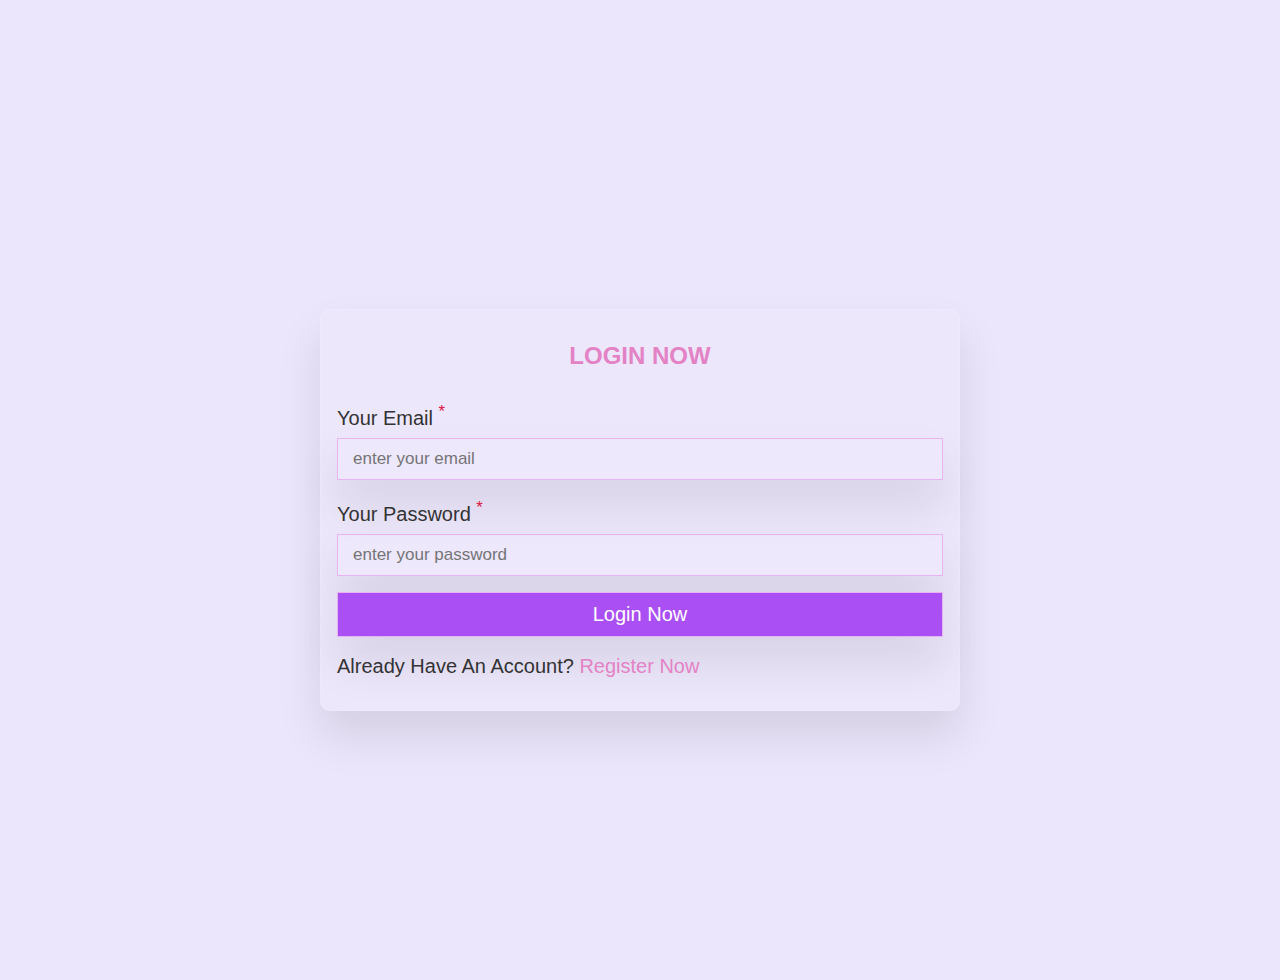
<file: index.html>
<!-- 09 end -->

<!DOCTYPE html>
<html lang="en">
<head>
    <meta charset="UTF-8">
    <meta name="viewport" content="width=device-width, initial-scale=1.0">
    <title>Register page</title>
    <link rel="stylesheet" href="style.css">
    <link rel="stylesheet" href="media.css">
</head>
<body>
    <div class="form-container">
        <form action="" method="post">
            <h3>Login now</h3>
            
            <div class="input-field">
                <p>Your email <sup>*</sup></p>
                <input type="email" name="email" placeholder="enter your email" required>
            </div>
            <div class="input-field">
                <p>Your password <sup>*</sup></p>
                <input type="password" name="password" placeholder="enter your password" required>
            </div>
            
            <input type="submit" name="submit" id="" value="Login Now" class="form-btn">
            <p>already have an account? <a href="register_form.html">Register now</a></p>
        </form>
    </div>
</body>
</html>
<!-- 08 end -->
</file>
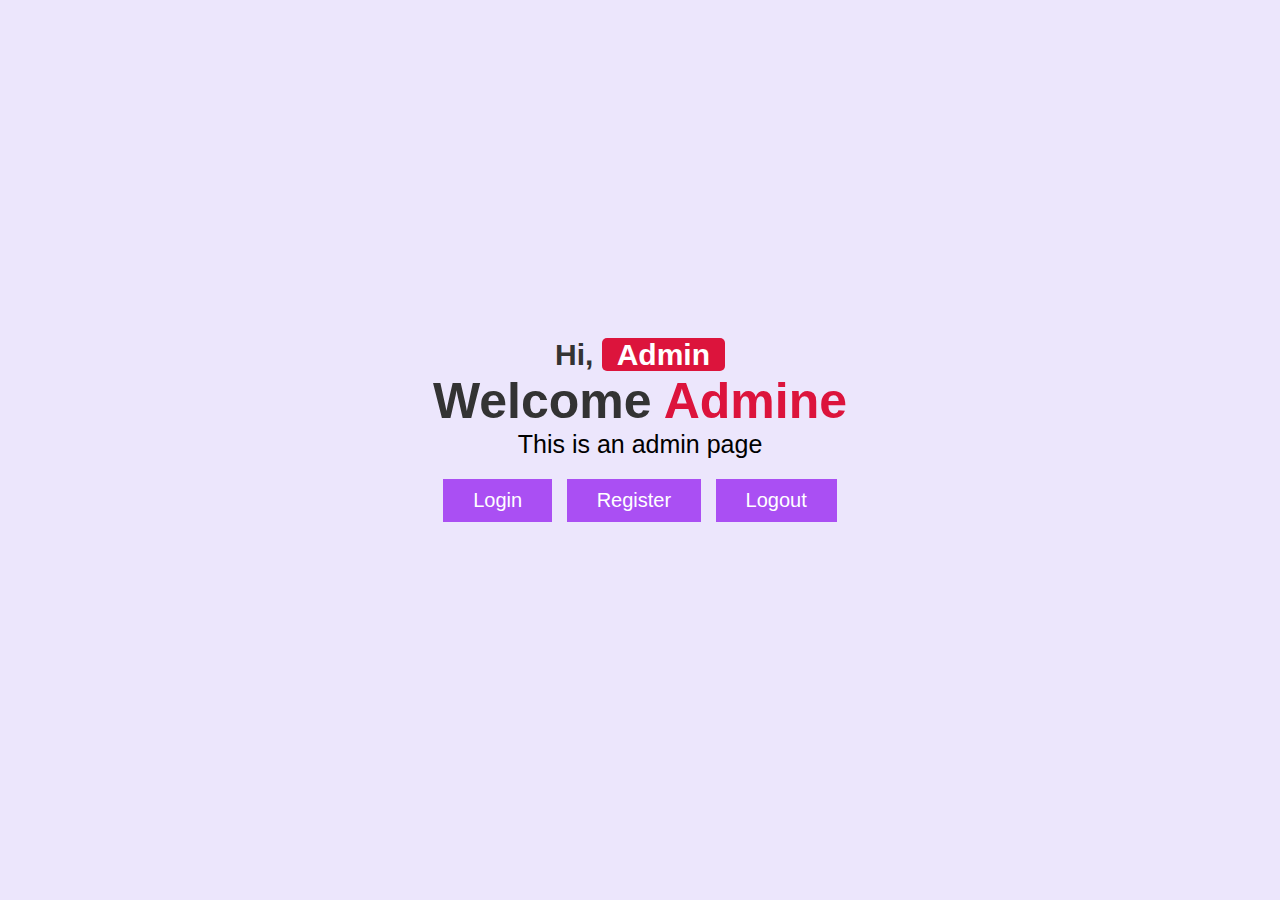
<file: admin_page.html>
<!-- 12 start -->
<!-- 12 end -->
<!-- 04 start -->
<!DOCTYPE html>
<html lang="en">
<head>
    <meta charset="UTF-8">
    <meta name="viewport" content="width=device-width, initial-scale=1.0">
    <title>User Page</title>
    <link rel="stylesheet" href="style.css">
    <link rel="stylesheet" href="media.css">
</head>
<body>
    <div class="container">
        <div class="content">
            <h3>Hi, <span>Admin</span></h3>
            <h1>Welcome <span>Admine</span></h1> <!-- 13 </?php echo $_SESSION['admin_name']; ?> -->
            <p>This is an admin page</p>
            <a href="login_form.html" class="btn">Login</a>
            <a href="register_form.html" class="btn">Register</a>
            <a href="logout.html" class="btn">Logout</a>
        </div>
    </div>
</body>
</html>
<!-- 04 end -->
</file>
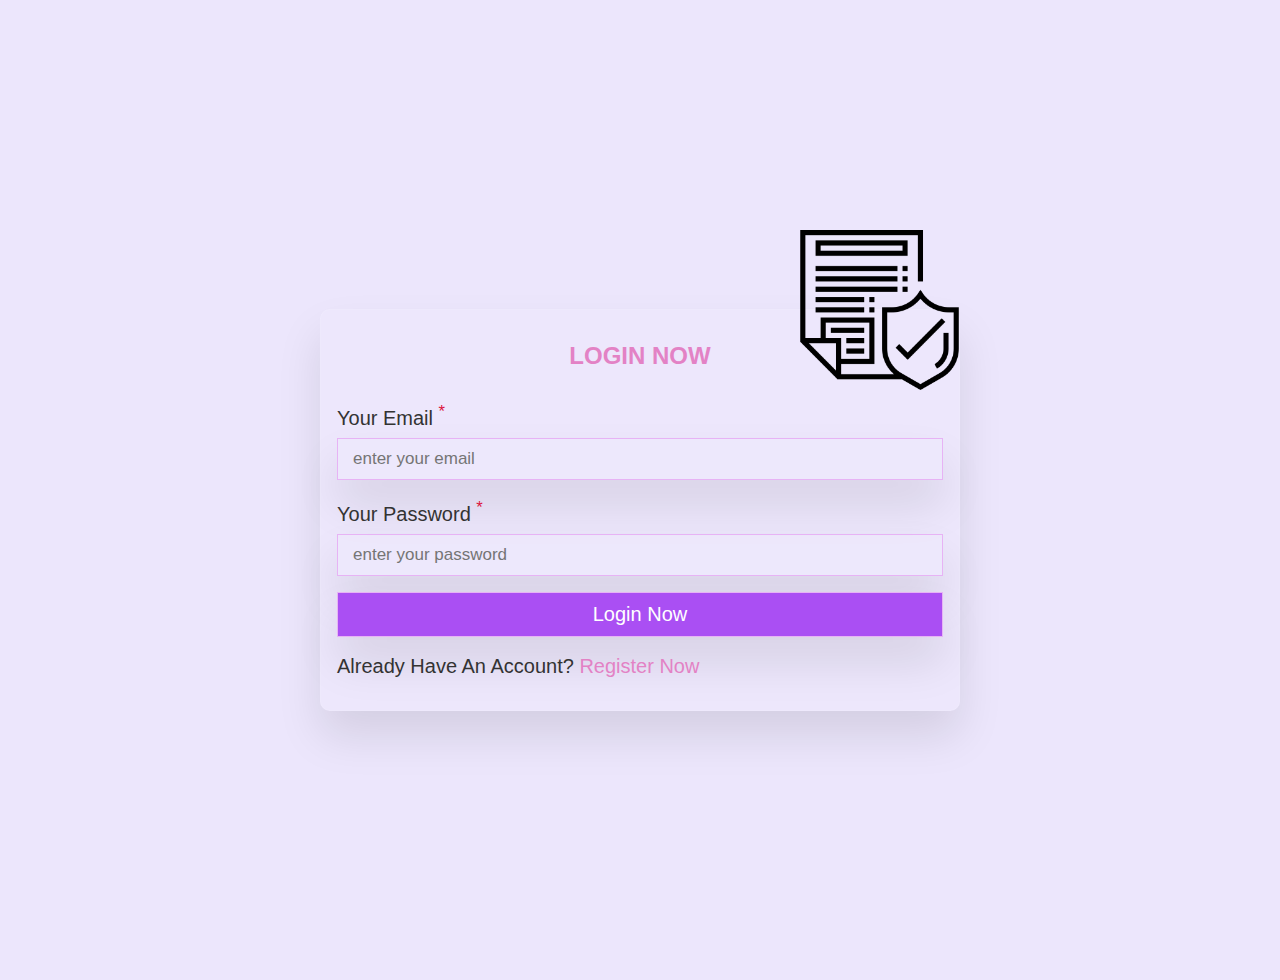
<file: login_form.html>
<!-- 09 end -->

<!DOCTYPE html>
<html lang="en">
<head>
    <meta charset="UTF-8">
    <meta name="viewport" content="width=device-width, initial-scale=1.0">
    <title>Register page</title>
    <link rel="stylesheet" href="style.css">
</head>
<body>
    <div class="form-container">
        <form action="" method="post">
            <img src="icon-2.png" style="top: -20%;">
            <h3>Login now</h3>
            
            <div class="input-field">
                <p>Your email <sup>*</sup></p>
                <input type="email" name="email" placeholder="enter your email" required>
            </div>
            <div class="input-field">
                <p>Your password <sup>*</sup></p>
                <input type="password" name="password" placeholder="enter your password" required>
            </div>
            
            <input type="submit" name="submit" id="" value="Login Now" class="form-btn">
            <p>already have an account? <a href="register_form.html">Register now</a></p>
        </form>
    </div>
</body>
</html>
<!-- 08 end -->
</file>
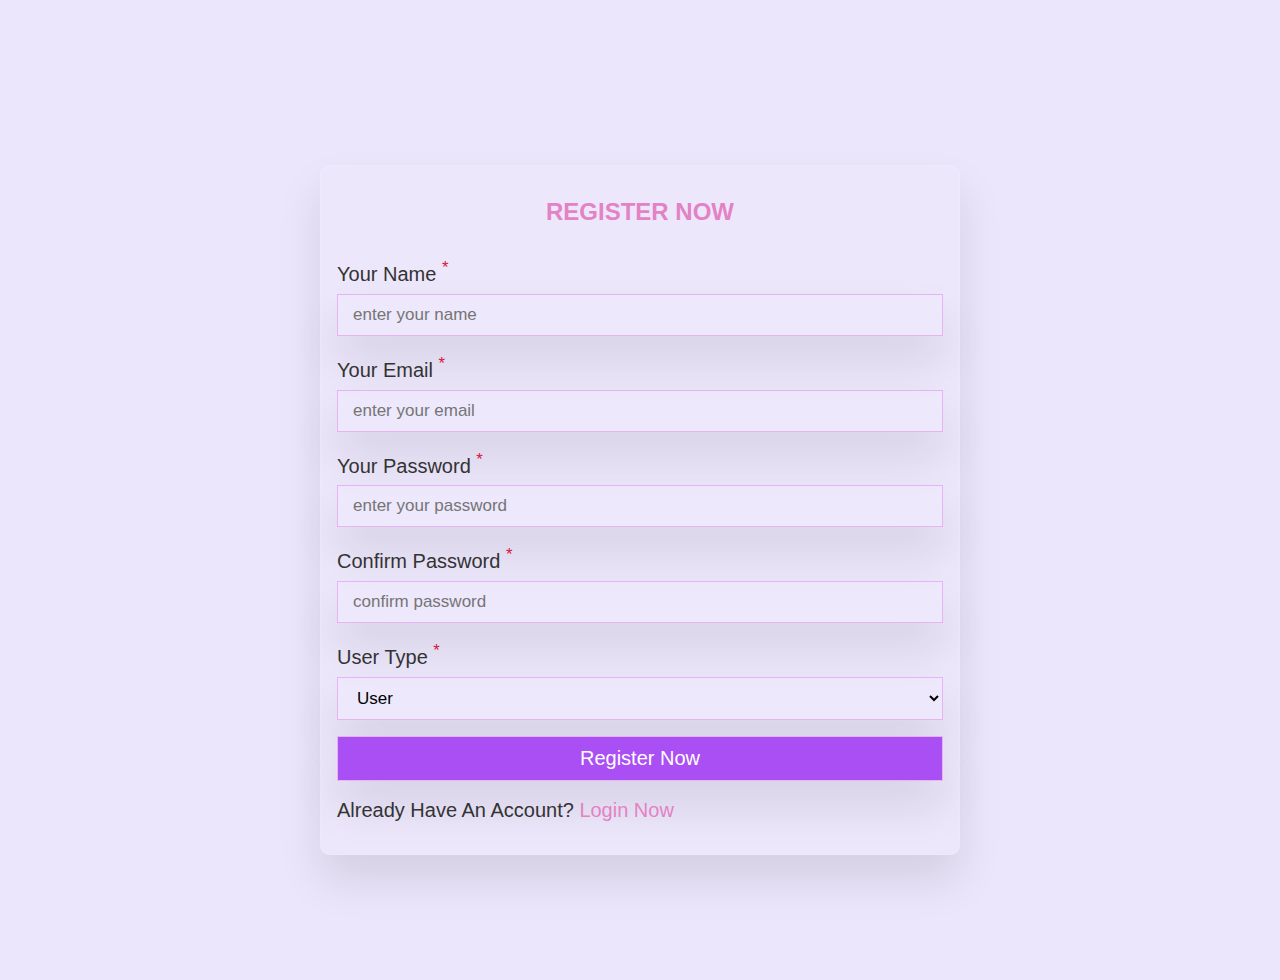
<file: register_form.html>
<!-- 07 end -->

<!DOCTYPE html>
<html lang="en">
<head>
    <meta charset="UTF-8">
    <meta name="viewport" content="width=device-width, initial-scale=1.0">
    <title>Register page</title>
    <link rel="stylesheet" href="style.css">
    <link rel="stylesheet" href="media.css">
</head>
<body>
    <div class="form-container">
        <form action="" method="post">
            <h3>Register now</h3>
            <div class="input-field">
                <p>Your name <sup>*</sup></p>
                <input type="text" name="name" placeholder="enter your name" required>
            </div>
            <div class="input-field">
                <p>Your email <sup>*</sup></p>
                <input type="email" name="email" placeholder="enter your email" required>
            </div>
            <div class="input-field">
                <p>Your password <sup>*</sup></p>
                <input type="password" name="password" placeholder="enter your password" required>
            </div>
            <div class="input-field">
                <p>Confirm Password <sup>*</sup></p>
                <input type="password" name="cpassword" placeholder="confirm password" required>
            </div>
            <div class="input-field">
                <p>user type <sup>*</sup></p>
                <select name="user_type">
                    <option value="user">User</option>
                    <option value="admin">Admin</option>
                </select>
            </div>
            <input type="submit" name="submit" id="" value="Register Now" class="form-btn">
            <p>already have an account? <a href="index.html">login now</a></p>
        </form>
    </div>
</body>
</html>
<!-- 05 end -->
</file>
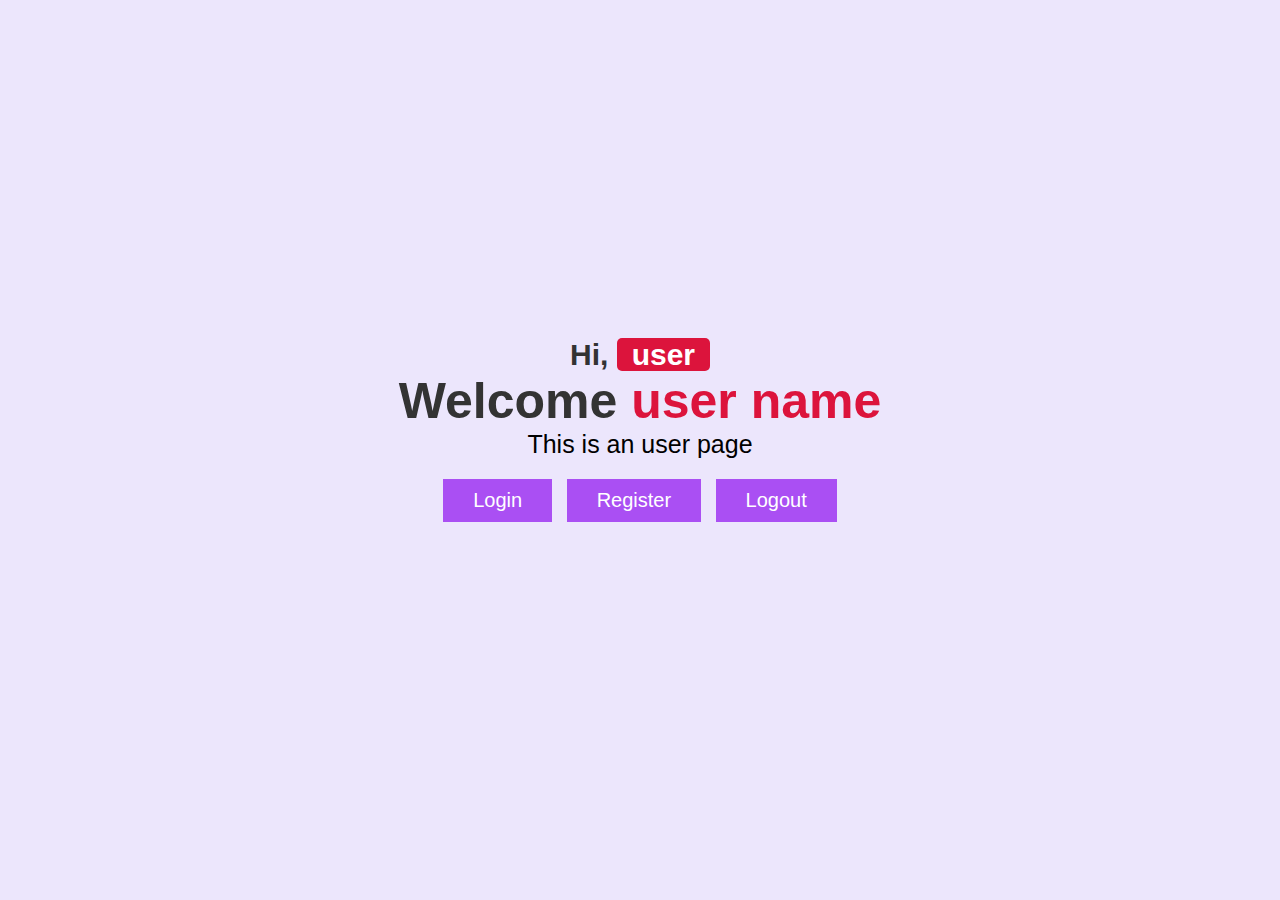
<file: user_page.html>
<!DOCTYPE html>
<html lang="en">
<head>
    <meta charset="UTF-8">
    <meta name="viewport" content="width=device-width, initial-scale=1.0">
    <title>User Page</title>
    <link rel="stylesheet" href="style.css">
    <link rel="stylesheet" href="media.css">
</head>
<body>
    <div class="container">
        <div class="content">
            <h3>Hi, <span>user</span></h3>
            <h1>Welcome <span>user name</span></h1> <!-- 11 </?php echo $_SESSION['user-name'];?>  -->
            <p>This is an user page</p>
            <a href="login_form.html" class="btn">Login</a>
            <a href="register_form.html" class="btn">Register</a>
            <a href="logout.html" class="btn">Logout</a>
        </div>
    </div>
</body>
</html>
<!-- 02 end -->
</file>
<file: style.css>
/* -- 03 start -- */
*
{
    font-family: 'Popin', sans-serif;
    margin: 0;
    padding: 0;
    box-sizing: border-box;
    outline: none;
    border: none;
    text-decoration: none;
}
body
{
    overflow-x: hidden;
    background: #c7b3f555;
}
.container
{
    
    min-height: 100vh;
    display: flex;
    align-items: center;
    justify-content: center;
    padding: 20px;
    padding-bottom: 60px;
}
.container .content
{
    text-align: center;
}
.container .content h3
{
    font-size: 30px;
    color: #333;
}
.container .content h3 span
{
    background: crimson;
    color: #fff;
    border-radius: 5px;
    padding: 0 15px;
}
.container .content h1
{
    font-size: 50px;
    color: #333;
}
.container .content h1 span
{
    color: crimson;
}
.container .content p
{
    font-size: 25px;
    margin-bottom: 20px;
}
.container .content .btn
{
    display: inline-block;
    padding: 10px 30px;
    font-size: 20px;
    background: #aa4ff3;
    color: #fff;
    margin: 0 5px;
    text-transform: capitalize;
}
.container .content .btn:hover
{
    background-color: rgba(255,255,255,0.05);
    border: 1px solid rgba(255,255,255,0.1);
    box-shadow: 0 25px 45px rgba(0,0,0,0.1);
    backdrop-filter: blur(20px);
    color: #aa4ff3;
    border: 1px solid #aa4ff3;
}
/* -- 03 end -- */

/* -- 06 start -- */
.form-container
{
    min-height: 100vh;
    display: flex;
    align-items: center;
    justify-content: center;
    padding: 20px;
    padding-bottom: 60px;
    margin-top: 5rem;
}
.form-container form
{
    background-color: rgba(255,255,255,0.05);
    border: 1px solid rgba(255,255,255,0.1);
    box-shadow: 0 25px 45px rgba(0,0,0,0.1);
    backdrop-filter: blue(20px);
    width: 50vw;
    position: relative;
    padding: 2rem 1rem;
    border-radius: 10px;
}
.form-container form img
{
    width: 25%;
    position: absolute;
    top: -10%;
    right: 0;
}
.form-container form h3
{
    text-align: center;
    text-transform: uppercase;
    color: #e382c5;
    font-size: 1.5rem;
    margin-bottom: 2rem;
}
.form-container form input, .form-container form select
{
    background-color: rgba(255,255,255,0.05);
    border: 1px solid rgba(255,255,255,0.1);
    box-shadow: 0 25px 45px rgba(0,0,0,0.1);
    backdrop-filter: blue(20px);
    border: 1px solid #e7b3f5;
    width: 100%;
    padding: 10px 15px;
    font-size: 17px;
    margin: 8px 0;
}
.form-container form sup
{
    color: crimson;
}
.form-container form select option
{
    background: #fff;
}
.form-container form .form-btn
{
    background: #aa4ff3;
    color: #fff;
    text-transform: capitalize;
    font-size: 20px;
    cursor: pointer;
}
.form-container form .form-btn:hover
{
    background: #c7b3f555;
    color: #fff;
}
.form-container form p
{
    text-transform: capitalize;
    margin-top: 10px;
    font-size: 20px;
    color: #333;
}
.form-container form p a
{
    color: #e382c5;
}
/* -- 06 end -- */
</file>
<file: media.css>
@media only screen and (min-width:0px) and (max-width:480px)
{
    .form-container
{
    min-height: 80vh;
}
.form-container form
{
    width: 100%;
}
.form-container form h3
{
    font-size: 1.5rem;
    margin-bottom: 2rem;
}
.form-container form input, .form-container form select
{
    padding: 10px 15px;
    font-size: 16px;
}
.form-container form .form-btn
{
    font-size: 16px;

}
.form-container form p
{
    font-size: 17px;
}
/* -- 06 end -- */
}

@media only screen and (min-width:481px) and (max-width:768px)
{
    .form-container
{
    min-height: 80vh;
}
.form-container form
{
    width: 80%;
}
.form-container form h3
{
    font-size: 1.5rem;
    margin-bottom: 2rem;
}
.form-container form input, .form-container form select
{
    padding: 10px 15px;
    font-size: 16px;
}
.form-container form .form-btn
{
    font-size: 16px;

}
.form-container form p
{
    font-size: 17px;
}
/* -- 06 end -- */
}
</file>
